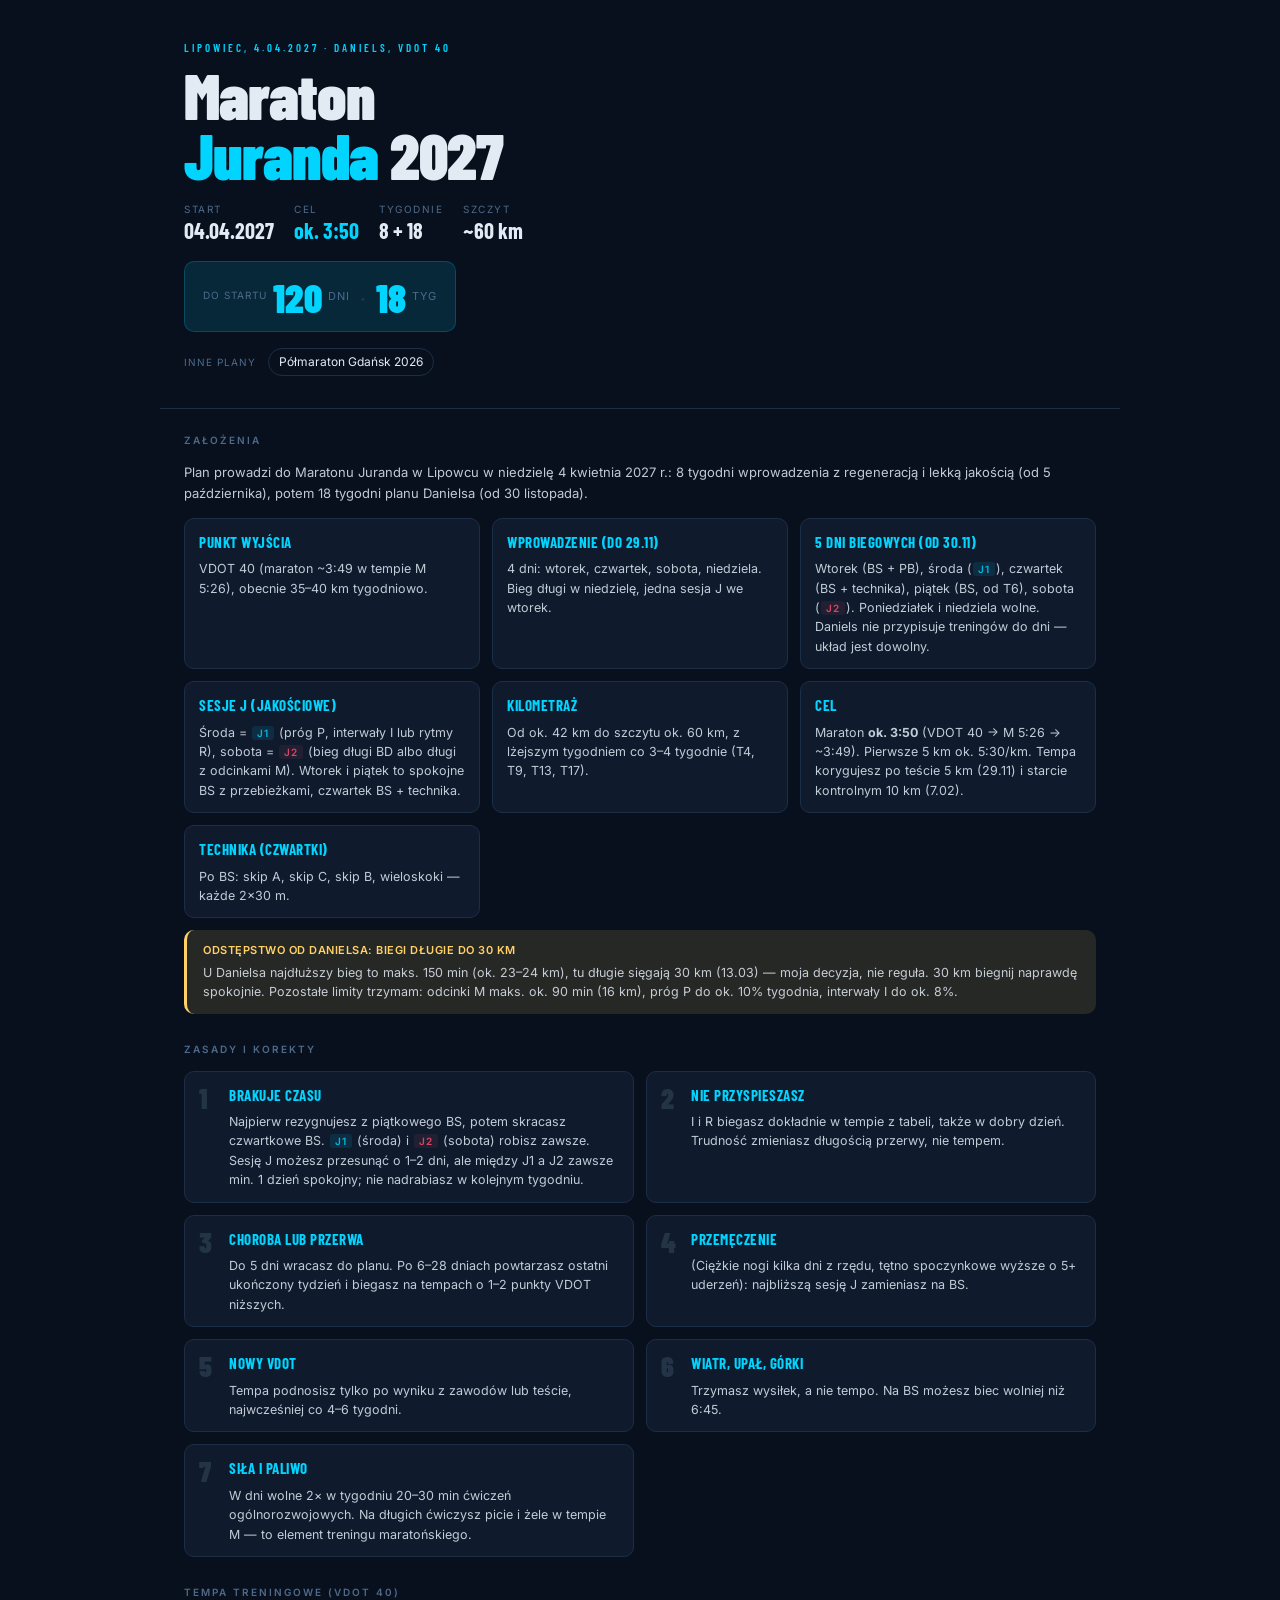
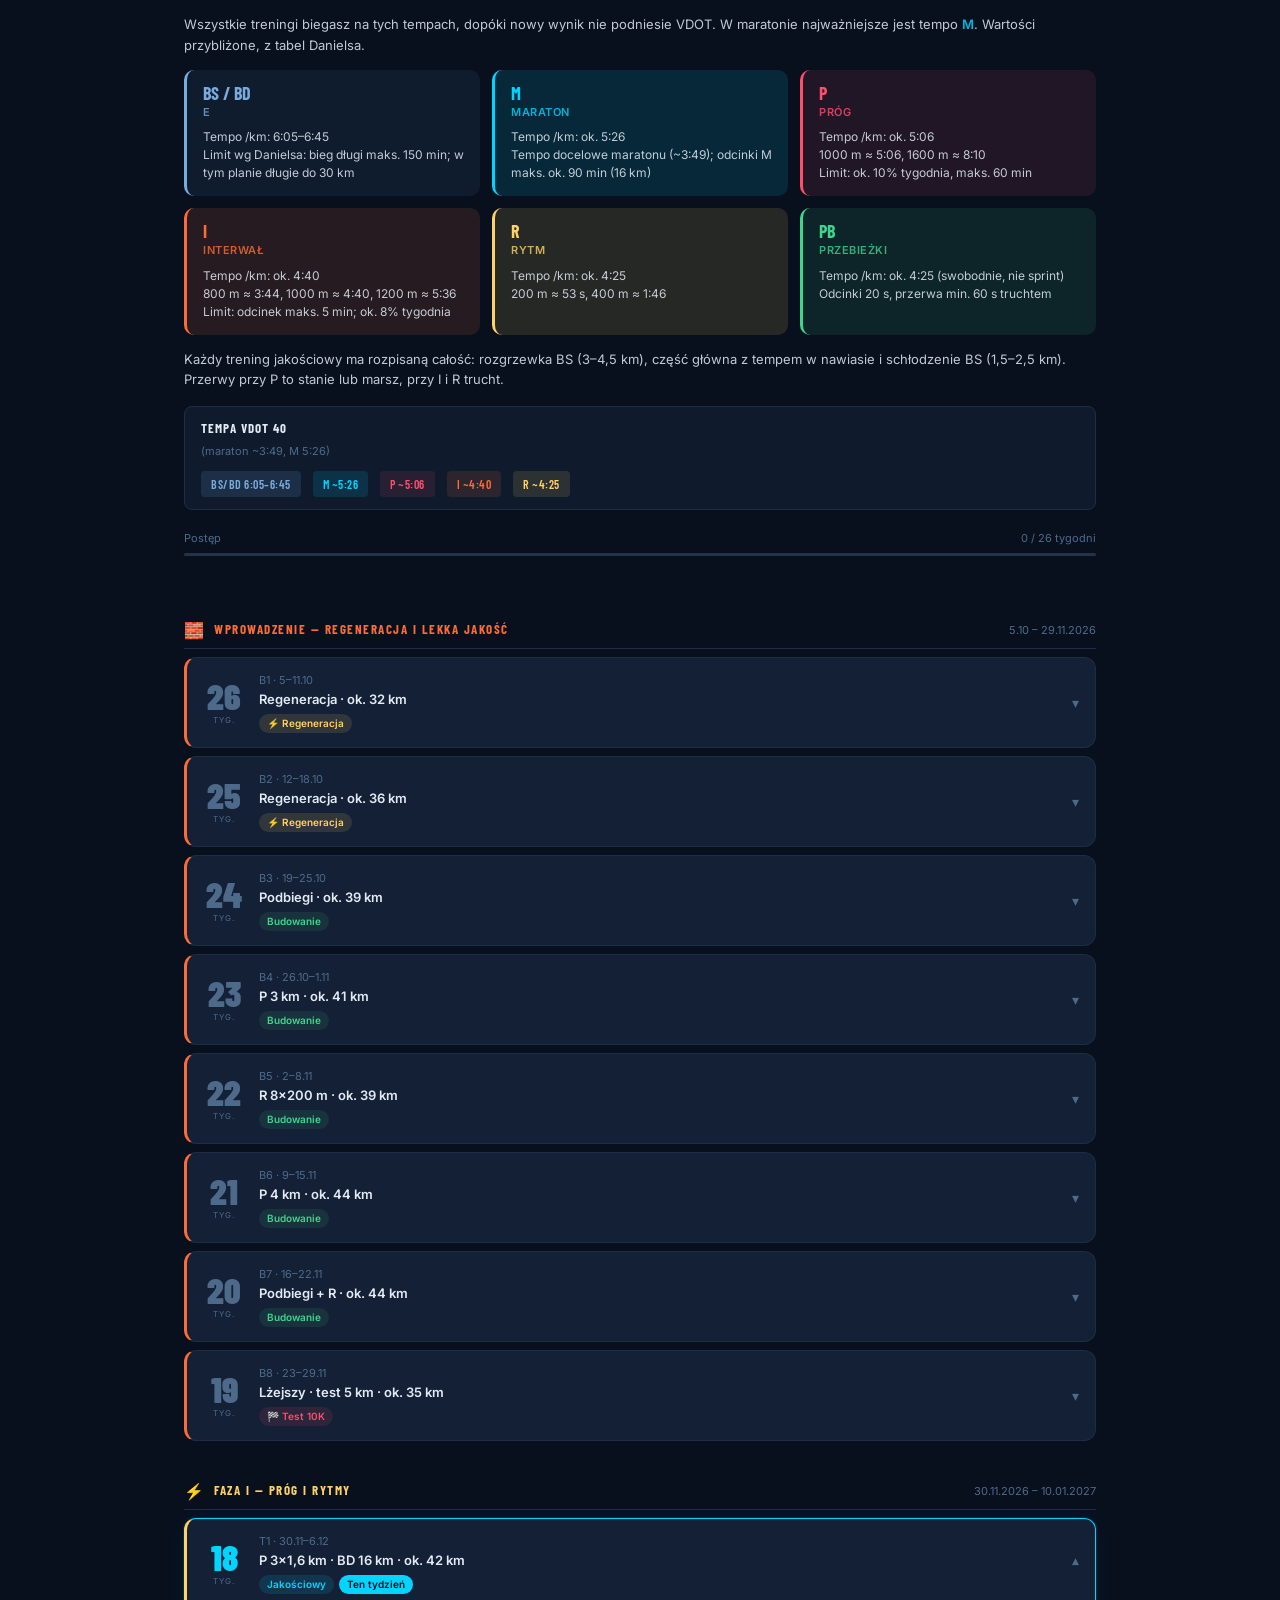
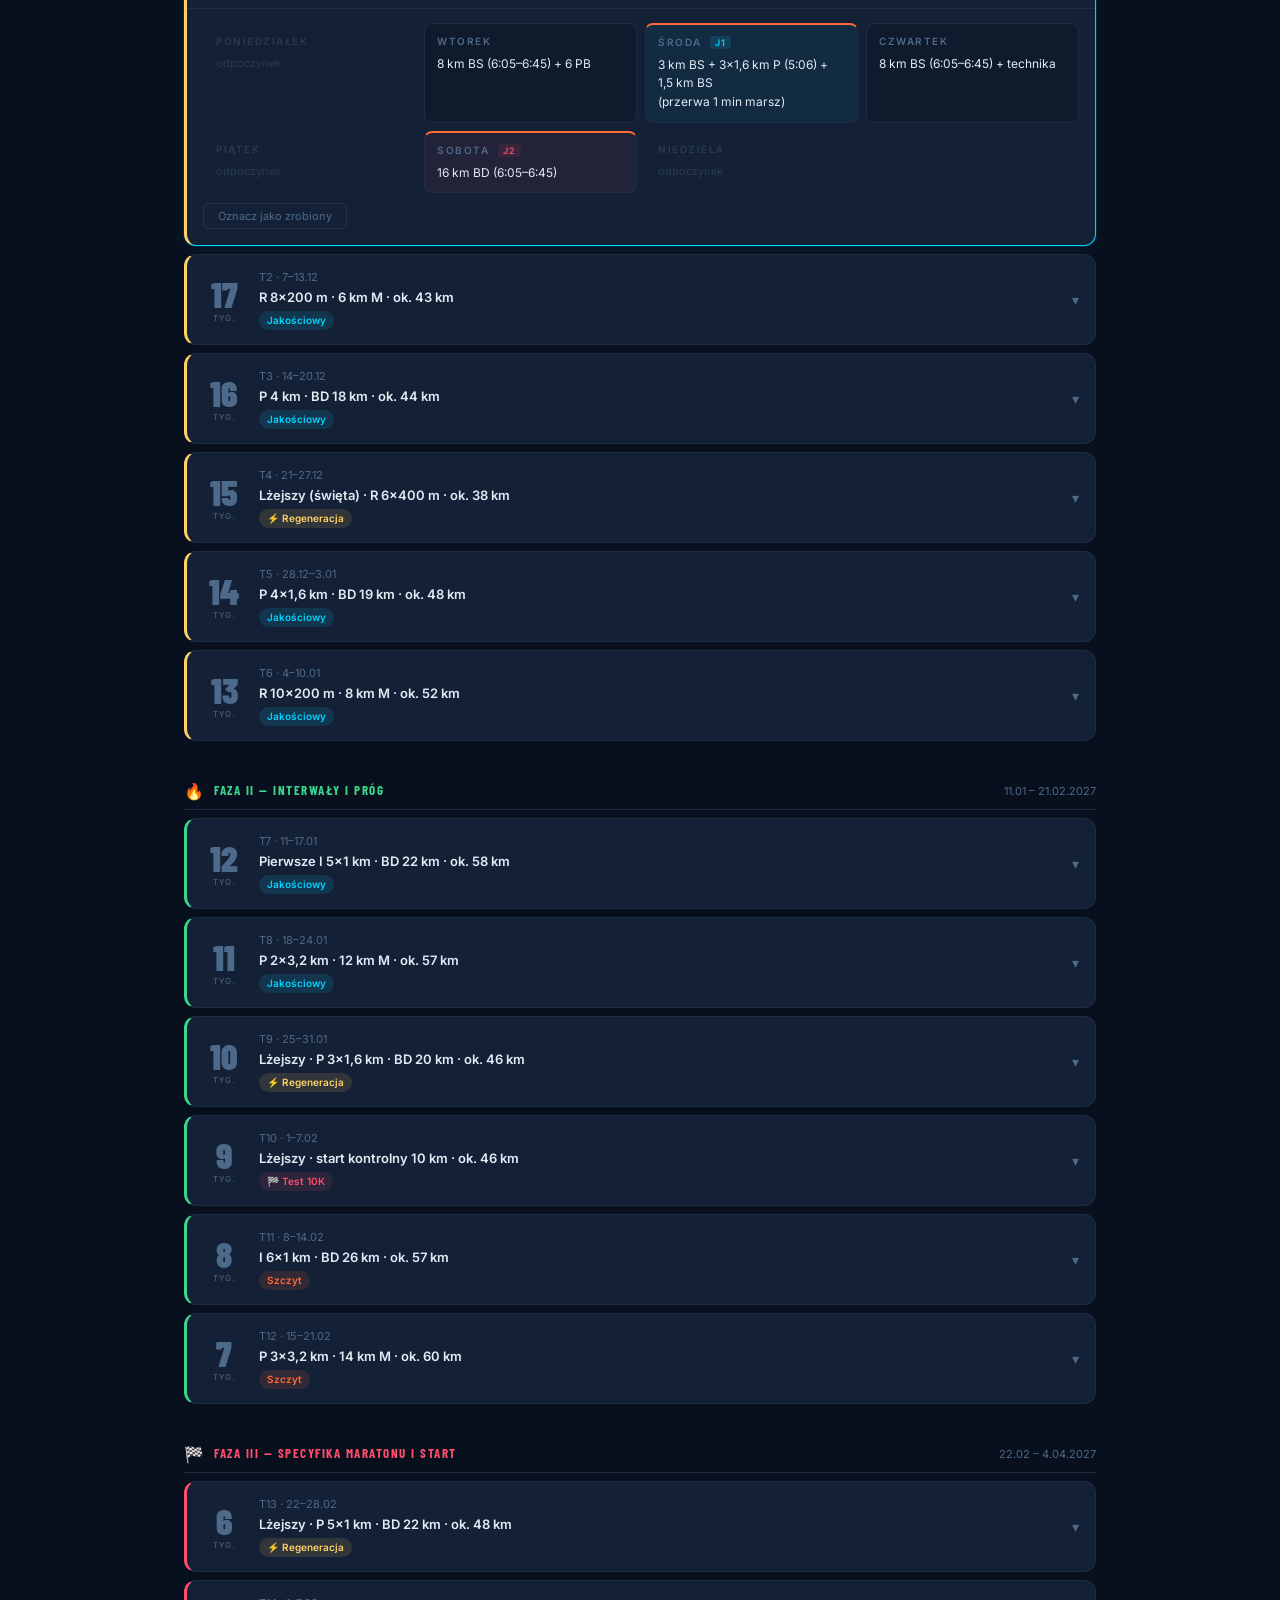
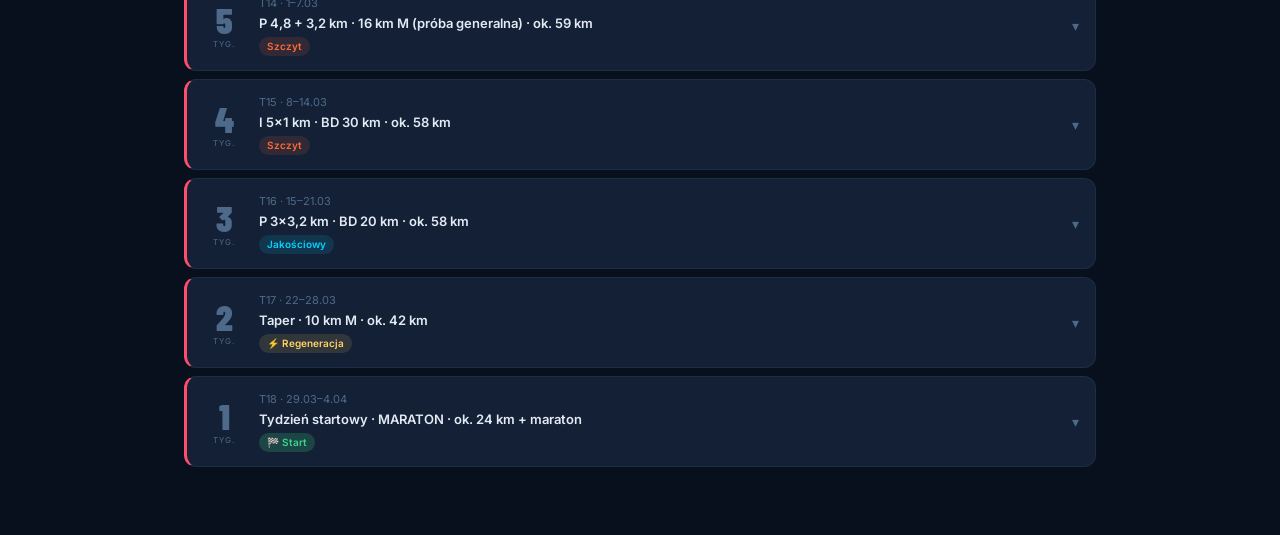
<file: index.html>
<!DOCTYPE html>
<html lang="pl">
<head>
<meta charset="UTF-8">
<meta name="viewport" content="width=device-width, initial-scale=1.0">
<title>Plan Treningowy</title>
<link rel="icon" type="image/svg+xml" href="favicon.svg">
<link rel="manifest" href="manifest.json">
<link rel="apple-touch-icon" href="icon.png">
<meta name="theme-color" content="#00D4FF">
<link rel="preconnect" href="https://fonts.googleapis.com">
<link href="https://fonts.googleapis.com/css2?family=Barlow+Condensed:wght@400;600;700;900&family=Inter:wght@400;500;600&display=swap" rel="stylesheet">
<link rel="stylesheet" href="css/base.css">
<link rel="stylesheet" href="css/header.css">
<link rel="stylesheet" href="css/plan.css">
</head>
<body>

<header class="site-header">
  <div class="eyebrow" id="eyebrow"></div>
  <h1 id="plan-title"></h1>

  <div class="header-meta" id="header-meta"></div>

  <div class="countdown">
    <div>
      <div style="font-size:10px;color:var(--muted);text-transform:uppercase;letter-spacing:1px;margin-bottom:2px">do startu</div>
    </div>
    <div class="cd-num" id="cd-days">—</div>
    <div class="cd-unit">dni</div>
    <div class="cd-sep">·</div>
    <div class="cd-num" id="cd-weeks">—</div>
    <div class="cd-unit">tyg</div>
  </div>

  <nav class="plan-nav" id="plan-nav" hidden></nav>
</header>

<div class="legend" id="legend"></div>

<div class="progress-wrap">
  <div class="progress-labels">
    <span>Postęp</span>
    <span id="prog-text"></span>
  </div>
  <div class="progress-track">
    <div class="progress-fill" id="prog-fill" style="width:0%"></div>
  </div>
</div>

<main class="plan" id="plan"></main>

<script type="module" src="js/main.js"></script>
</body>
</html>
</file>
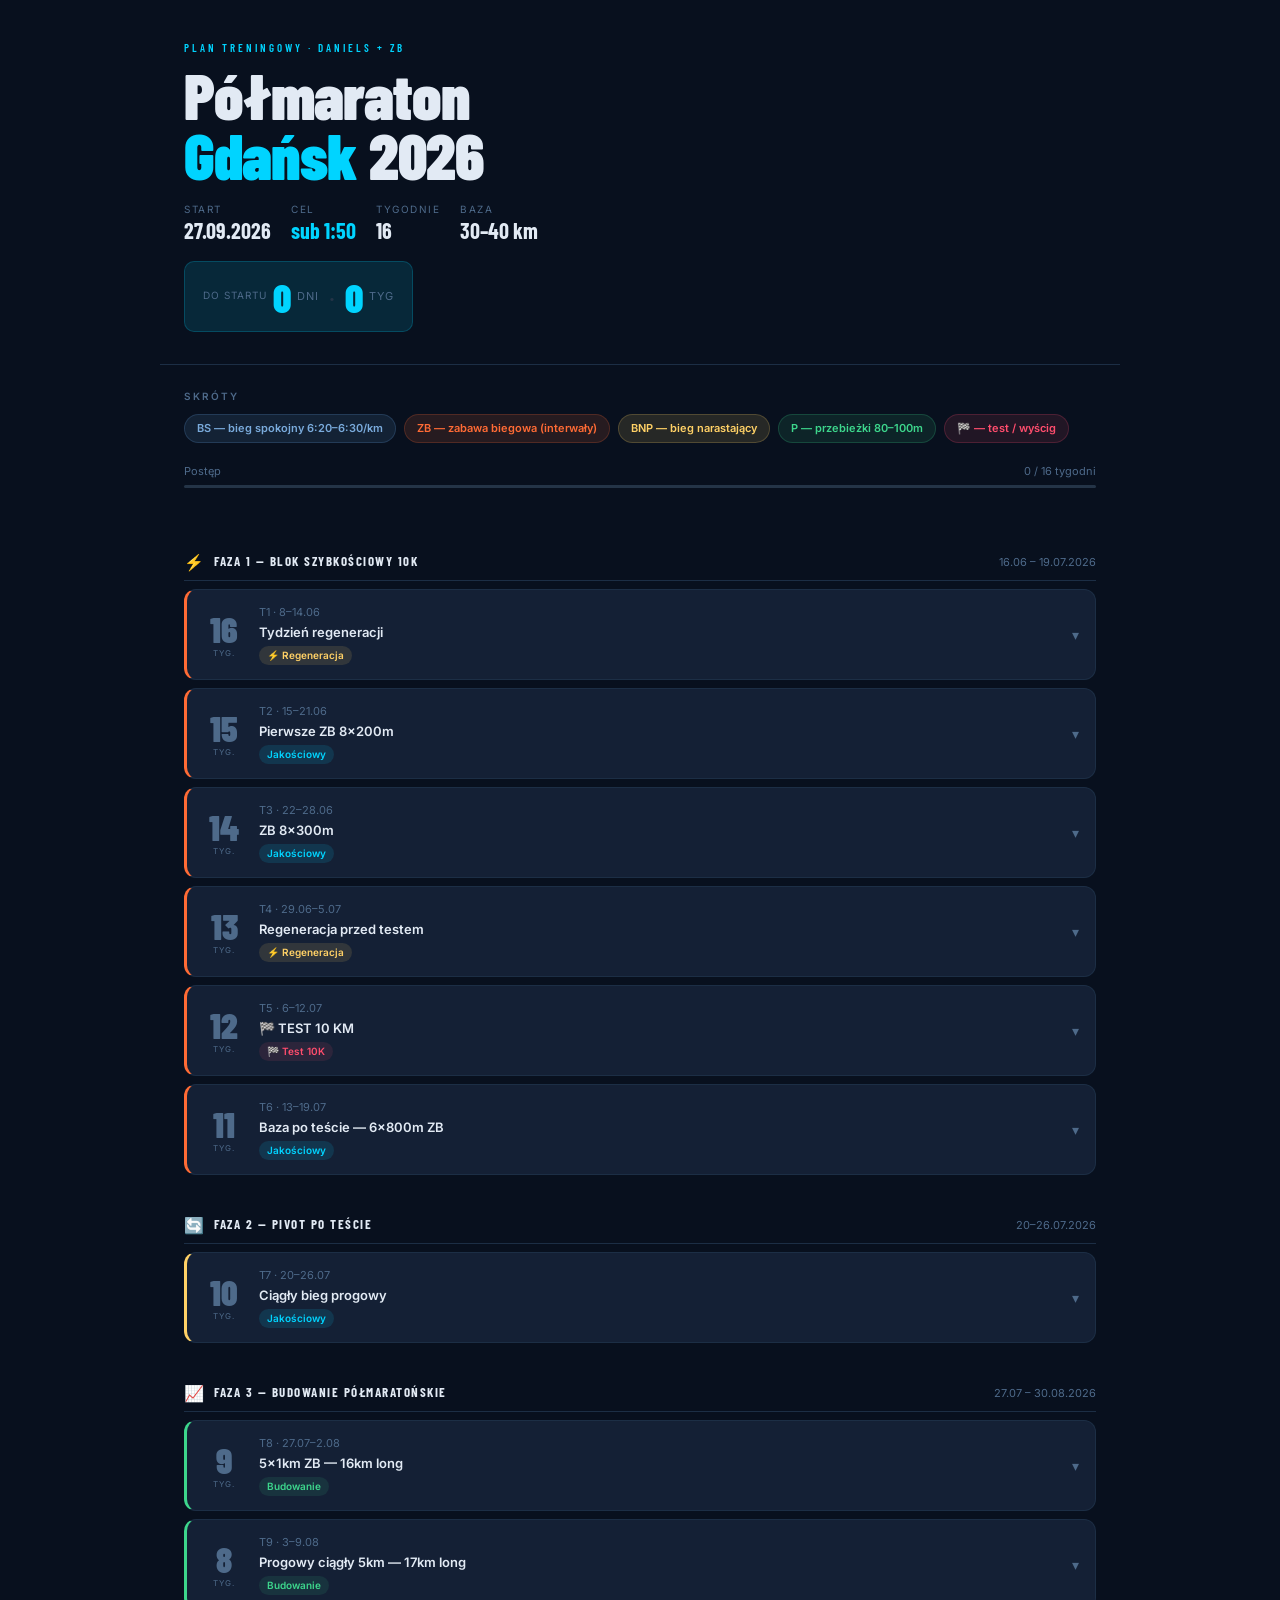
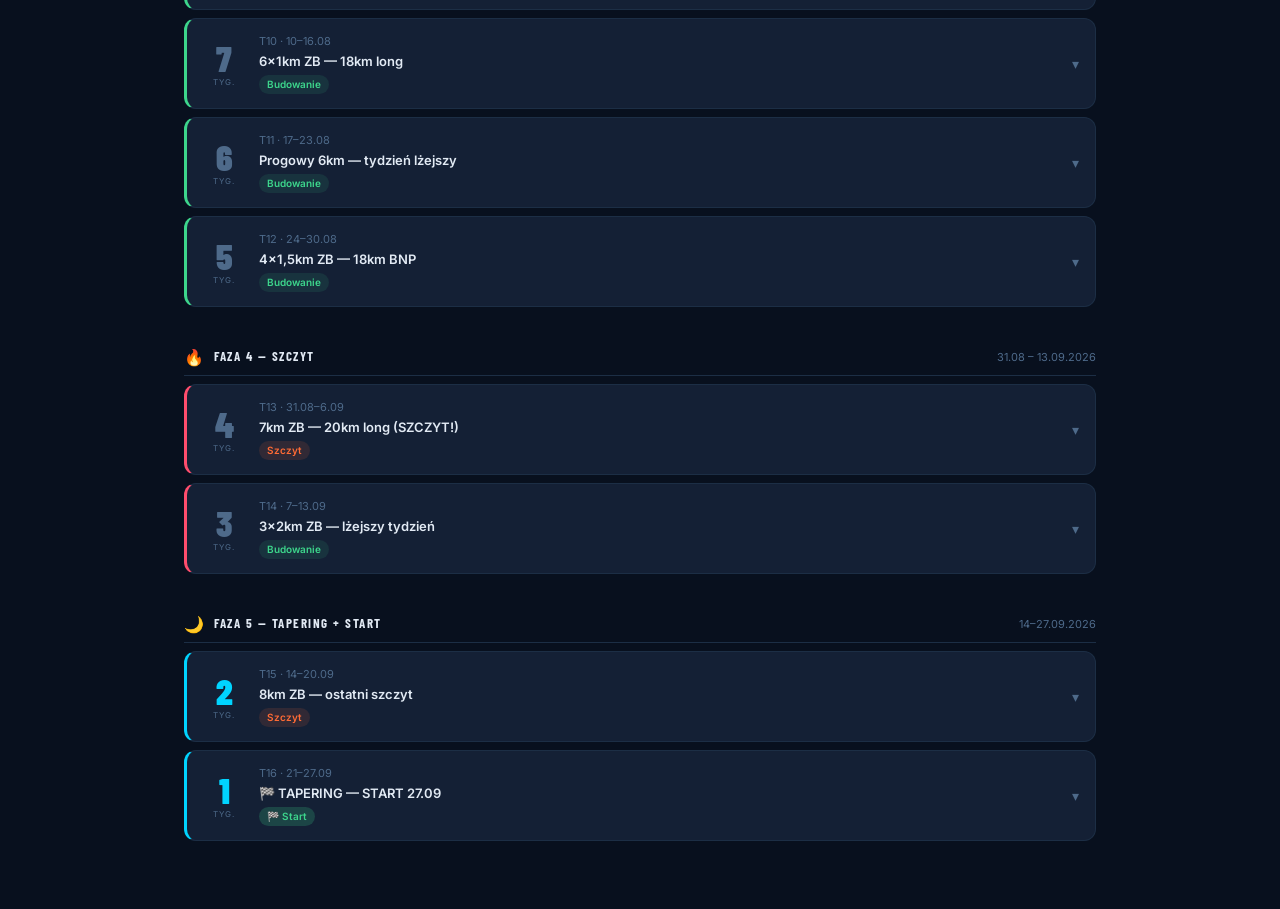
<file: plan_gdanski_2026.html>
<!DOCTYPE html>
<html lang="pl">
<head>
<meta charset="UTF-8">
<meta name="viewport" content="width=device-width, initial-scale=1.0">
<title>Półmaraton Gdański 2026 — Plan Treningowy</title>
<link rel="preconnect" href="https://fonts.googleapis.com">
<link href="https://fonts.googleapis.com/css2?family=Barlow+Condensed:wght@400;600;700;900&family=Inter:wght@400;500;600&display=swap" rel="stylesheet">
<style>
*, *::before, *::after { box-sizing: border-box; margin: 0; padding: 0; }

:root {
  --bg:        #08101E;
  --surface:   #0F1B2D;
  --card:      #142035;
  --border:    #1C2E45;
  --cyan:      #00D4FF;
  --cyan-dim:  rgba(0,212,255,0.12);
  --orange:    #FF6B35;
  --orange-dim:rgba(255,107,53,0.12);
  --green:     #3DD68C;
  --green-dim: rgba(61,214,140,0.1);
  --yellow:    #FFD166;
  --yellow-dim:rgba(255,209,102,0.12);
  --red:       #FF4D6D;
  --red-dim:   rgba(255,77,109,0.1);
  --text:      #E2EAF4;
  --muted:     #4E6A8A;
  --subtle:    #243447;
}

body {
  background: var(--bg);
  color: var(--text);
  font-family: 'Inter', sans-serif;
  font-size: 14px;
  line-height: 1.5;
}

/* ── HEADER ── */
.site-header {
  padding: 40px 24px 32px;
  max-width: 960px;
  margin: 0 auto;
  border-bottom: 1px solid var(--border);
}

.eyebrow {
  font-family: 'Barlow Condensed', sans-serif;
  font-size: 11px;
  font-weight: 600;
  letter-spacing: 3px;
  text-transform: uppercase;
  color: var(--cyan);
  margin-bottom: 8px;
}

h1 {
  font-family: 'Barlow Condensed', sans-serif;
  font-size: clamp(32px, 7vw, 64px);
  font-weight: 900;
  line-height: 0.95;
  letter-spacing: -1px;
  color: var(--text);
  margin-bottom: 16px;
}

h1 em {
  font-style: normal;
  color: var(--cyan);
}

.header-meta {
  display: flex;
  flex-wrap: wrap;
  gap: 20px;
  margin-top: 16px;
}

.meta-item {
  display: flex;
  flex-direction: column;
  gap: 2px;
}

.meta-label {
  font-size: 10px;
  text-transform: uppercase;
  letter-spacing: 1.5px;
  color: var(--muted);
}

.meta-value {
  font-family: 'Barlow Condensed', sans-serif;
  font-size: 22px;
  font-weight: 700;
  color: var(--text);
  line-height: 1;
}

.meta-value.accent { color: var(--cyan); }

/* countdown */
.countdown {
  display: flex;
  align-items: center;
  gap: 6px;
  margin-top: 20px;
  padding: 12px 18px;
  background: var(--cyan-dim);
  border: 1px solid rgba(0,212,255,0.2);
  border-radius: 10px;
  width: fit-content;
}

.cd-num {
  font-family: 'Barlow Condensed', sans-serif;
  font-size: 40px;
  font-weight: 900;
  color: var(--cyan);
  line-height: 1;
}

.cd-unit {
  font-size: 11px;
  color: var(--muted);
  text-transform: uppercase;
  letter-spacing: 1px;
}

.cd-sep {
  font-family: 'Barlow Condensed', sans-serif;
  font-size: 30px;
  color: var(--subtle);
  margin: 0 4px;
}

/* ── LEGEND ── */
.legend {
  max-width: 960px;
  margin: 0 auto;
  padding: 24px 24px 0;
}

.legend-title {
  font-size: 10px;
  font-weight: 600;
  letter-spacing: 2px;
  text-transform: uppercase;
  color: var(--muted);
  margin-bottom: 10px;
}

.legend-grid {
  display: flex;
  flex-wrap: wrap;
  gap: 8px;
}

.legend-chip {
  padding: 5px 12px;
  border-radius: 20px;
  font-size: 11px;
  font-weight: 600;
  border: 1px solid transparent;
}

.chip-bs   { background: rgba(100,160,220,0.12); color: #7AABDC; border-color: rgba(100,160,220,0.2); }
.chip-zb   { background: var(--orange-dim); color: var(--orange); border-color: rgba(255,107,53,0.2); }
.chip-bnp  { background: var(--yellow-dim); color: var(--yellow); border-color: rgba(255,209,102,0.2); }
.chip-p    { background: var(--green-dim); color: var(--green); border-color: rgba(61,214,140,0.2); }
.chip-test { background: var(--red-dim); color: var(--red); border-color: rgba(255,77,109,0.2); }

/* ── PROGRESS ── */
.progress-wrap {
  max-width: 960px;
  margin: 20px auto 0;
  padding: 0 24px;
}

.progress-labels {
  display: flex;
  justify-content: space-between;
  font-size: 11px;
  color: var(--muted);
  margin-bottom: 6px;
}

.progress-track {
  height: 3px;
  background: var(--subtle);
  border-radius: 3px;
  overflow: hidden;
}

.progress-fill {
  height: 100%;
  background: linear-gradient(90deg, var(--cyan), var(--green));
  border-radius: 3px;
  transition: width .6s ease;
}

/* ── FAZY ── */
.plan {
  max-width: 960px;
  margin: 0 auto;
  padding: 24px 24px 60px;
}

.phase-header {
  display: flex;
  align-items: center;
  gap: 10px;
  padding: 10px 0 6px;
  margin-top: 28px;
  margin-bottom: 8px;
  border-bottom: 1px solid var(--border);
}

.phase-icon {
  font-size: 16px;
}

.phase-title {
  font-family: 'Barlow Condensed', sans-serif;
  font-size: 13px;
  font-weight: 700;
  letter-spacing: 1.5px;
  text-transform: uppercase;
}

.phase-1 .phase-title { color: var(--orange); }
.phase-2 .phase-title { color: var(--yellow); }
.phase-3 .phase-title { color: var(--green); }
.phase-4 .phase-title { color: var(--red); }
.phase-5 .phase-title { color: var(--cyan); }

/* ── WEEK CARD ── */
.week-card {
  background: var(--card);
  border: 1px solid var(--border);
  border-radius: 12px;
  margin-bottom: 8px;
  overflow: hidden;
  transition: border-color .2s;
}

.week-card:hover { border-color: var(--subtle); }
.week-card.current { border-color: var(--cyan); box-shadow: 0 0 0 1px var(--cyan-dim), 0 4px 20px rgba(0,212,255,.06); }
.week-card.done { opacity: .45; }

/* Phase accent strip */
.week-card.p1 { border-left: 3px solid var(--orange); }
.week-card.p2 { border-left: 3px solid var(--yellow); }
.week-card.p3 { border-left: 3px solid var(--green); }
.week-card.p4 { border-left: 3px solid var(--red); }
.week-card.p5 { border-left: 3px solid var(--cyan); }

.week-header {
  display: flex;
  align-items: center;
  gap: 14px;
  padding: 14px 16px;
  cursor: pointer;
  user-select: none;
}

.week-num {
  font-family: 'Barlow Condensed', sans-serif;
  font-size: 36px;
  font-weight: 900;
  color: var(--muted);
  line-height: 1;
  min-width: 42px;
  text-align: center;
}

.week-card.current .week-num { color: var(--cyan); }
.week-card.p5 .week-num { color: var(--cyan); }

.week-num-sub {
  font-size: 8px;
  text-transform: uppercase;
  letter-spacing: 1px;
  color: var(--muted);
  text-align: center;
}

.week-meta {
  flex: 1;
}

.week-dates {
  font-size: 11px;
  color: var(--muted);
  margin-bottom: 2px;
}

.week-label {
  font-size: 13px;
  font-weight: 600;
  color: var(--text);
}

.week-badges {
  display: flex;
  gap: 5px;
  flex-wrap: wrap;
  margin-top: 4px;
}

.badge {
  font-size: 10px;
  font-weight: 600;
  padding: 2px 8px;
  border-radius: 20px;
}

.badge-regen  { background: var(--yellow-dim); color: var(--yellow); }
.badge-jak    { background: var(--cyan-dim); color: var(--cyan); }
.badge-bud    { background: var(--green-dim); color: var(--green); }
.badge-szczyt { background: var(--orange-dim); color: var(--orange); }
.badge-test   { background: var(--red-dim); color: var(--red); }
.badge-start  { background: rgba(61,214,140,.2); color: var(--green); }
.badge-now    { background: var(--cyan); color: var(--bg); }
.badge-done   { background: var(--subtle); color: var(--muted); }

.chevron {
  color: var(--muted);
  font-size: 14px;
  transition: transform .25s;
  flex-shrink: 0;
}

.week-card.open .chevron { transform: rotate(180deg); }

/* ── WEEK BODY ── */
.week-body {
  display: none;
  border-top: 1px solid var(--border);
  padding: 14px 16px 16px;
}

.week-card.open .week-body { display: block; }

.days-grid {
  display: grid;
  grid-template-columns: repeat(auto-fit, minmax(180px, 1fr));
  gap: 8px;
  margin-bottom: 10px;
}

.day-cell {
  background: var(--surface);
  border: 1px solid var(--border);
  border-radius: 8px;
  padding: 10px 12px;
}

.day-cell.rest {
  opacity: .35;
  background: transparent;
  border-style: dashed;
}

.day-cell.key {
  border-top: 2px solid var(--orange);
}

.day-cell.race {
  border-top: 2px solid var(--yellow);
  background: rgba(255,209,102,.04);
}

.day-name {
  font-size: 10px;
  font-weight: 600;
  letter-spacing: 1.5px;
  text-transform: uppercase;
  color: var(--muted);
  margin-bottom: 6px;
}

.day-content {
  font-size: 12px;
  color: var(--text);
  line-height: 1.55;
  white-space: pre-line;
}

.done-btn {
  background: none;
  border: 1px solid var(--subtle);
  color: var(--muted);
  font-size: 11px;
  font-family: 'Inter', sans-serif;
  padding: 5px 14px;
  border-radius: 6px;
  cursor: pointer;
  transition: all .2s;
}

.done-btn:hover { border-color: var(--green); color: var(--green); }
.week-card.done .done-btn { border-color: var(--green); color: var(--green); background: var(--green-dim); }

/* ── RESPONSIVE ── */
@media (max-width: 520px) {
  .days-grid { grid-template-columns: 1fr 1fr; }
  h1 { font-size: 36px; }
  .header-meta { gap: 14px; }
}

@media (prefers-reduced-motion: reduce) {
  * { transition: none !important; animation: none !important; }
}
</style>
</head>
<body>

<header class="site-header">
  <div class="eyebrow">Plan treningowy · Daniels + ZB</div>
  <h1>Półmaraton<br><em>Gdańsk</em> 2026</h1>

  <div class="header-meta">
    <div class="meta-item">
      <span class="meta-label">Start</span>
      <span class="meta-value">27.09.2026</span>
    </div>
    <div class="meta-item">
      <span class="meta-label">Cel</span>
      <span class="meta-value accent">sub 1:50</span>
    </div>
    <div class="meta-item">
      <span class="meta-label">Tygodnie</span>
      <span class="meta-value">16</span>
    </div>
    <div class="meta-item">
      <span class="meta-label">Baza</span>
      <span class="meta-value">30–40 km</span>
    </div>
  </div>

  <div class="countdown">
    <div>
      <div style="font-size:10px;color:var(--muted);text-transform:uppercase;letter-spacing:1px;margin-bottom:2px">do startu</div>
    </div>
    <div class="cd-num" id="cd-days">—</div>
    <div class="cd-unit">dni</div>
    <div class="cd-sep">·</div>
    <div class="cd-num" id="cd-weeks">—</div>
    <div class="cd-unit">tyg</div>
  </div>
</header>

<div class="legend">
  <div class="legend-title">Skróty</div>
  <div class="legend-grid">
    <span class="legend-chip chip-bs">BS — bieg spokojny 6:20–6:30/km</span>
    <span class="legend-chip chip-zb">ZB — zabawa biegowa (interwały)</span>
    <span class="legend-chip chip-bnp">BNP — bieg narastający</span>
    <span class="legend-chip chip-p">P — przebieżki 80–100m</span>
    <span class="legend-chip chip-test">🏁 — test / wyścig</span>
  </div>
</div>

<div class="progress-wrap">
  <div class="progress-labels">
    <span>Postęp</span>
    <span id="prog-text">0 / 16 tygodni</span>
  </div>
  <div class="progress-track">
    <div class="progress-fill" id="prog-fill" style="width:0%"></div>
  </div>
</div>

<main class="plan" id="plan"></main>

<script>
const RACE = new Date('2026-09-27');
const PLAN_START = new Date('2026-06-16'); // poniedziałek T1

const phases = [
  {
    id: 'p1', icon: '⚡', title: 'Faza 1 — Blok szybkościowy 10K',
    dates: '16.06 – 19.07.2026',
    weeks: [
      { id:'T1', label:'Tydzień regeneracji', dates:'8–14.06', typ:'regen',
        days: {
          'Pn': '40 min BS\n+ 6x200m przebieżki',
          'Wt': '40 min BS\n+ 6x200m przebieżki',
          'Śr': '6km BS\n+ 6x100m P',
          'Czw': '6km BS\n+ 6x100m P',
          'Pt': '30 min BS\n+ 6x100m przebieżki',
          'Sob': '30 min BS\n+ 6x100m przebieżki',
          'Nd': '10km BS\n(tydzień po starcie)'
        }},
      { id:'T2', label:'Pierwsze ZB 8x200m', dates:'15–21.06', typ:'jak',
        days: {
          'Pn': null,
          'Wt': '40 min BS\n+ 6x200m przebieżki',
          'Śr': null,
          'Czw': '3km BS + 8x200m ZB (4:30–4:35) + 1km BS\n(przerwa 1min trucht)',
          'Pt': null,
          'Sob': '30 min BS\n+ 6x100m przebieżki',
          'Nd': '11km BS (6:20-6:30)'
        }},
      { id:'T3', label:'ZB 8x300m', dates:'22–28.06', typ:'jak',
        days: {
          'Pn': null,
          'Wt': '40 min BS\n+ 6x200m przebieżki',
          'Śr': null,
          'Czw': '3km BS + 8x300m ZB (4:35–4:40) + 1km BS\n(przerwa 1:30 trucht)',
          'Pt': null,
          'Sob': '30 min BS\n+ 6x100m przebieżki',
          'Nd': '12km BS (6:20-6:30)'
        }},
      { id:'T4', label:'Regeneracja przed testem', dates:'29.06–5.07', typ:'regen',
        days: {
          'Pn': null,
          'Wt': '40 min BS\n+ 6x200m przebieżki',
          'Śr': null,
          'Czw': '3km BS + 2x3km ZB (5:10–5:15) + 1km BS\n(przerwa 3min trucht)',
          'Pt': null,
          'Sob': '30 min BS + 6x100m przebieżki\n(nogi świeże – test w niedzielę)',
          'Nd': '12km BNP:\n3km@6:10 + 2km@5:50\n+ 2km@5:35 + 2km@5:25 + 3km@5:10'
        }},
      { id:'T5', label:'🏁 TEST 10 KM', dates:'6–12.07', typ:'test',
        days: {
          'Pn': null,
          'Wt': '40 min BS\n+ 6x200m przebieżki',
          'Śr': null,
          'Czw': '20 min BS + 3x1km ZB (5:00–5:10) + 1km BS\n(aktywacja przed testem)',
          'Pt': null,
          'Sob': '30 min BS + 4x100m przebieżki\n(nogi świeże przed testem)',
          'Nd': '🏁 TEST 10 KM NA CZAS\nCEL: sub-52\n2km BS + 10km + 1km BS schłodzenie'
        }},
      { id:'T6', label:'Baza po teście — 6x800m ZB', dates:'13–19.07', typ:'jak',
        days: {
          'Pn': null,
          'Wt': '40 min BS\n+ 6x200m przebieżki',
          'Śr': null,
          'Czw': '15 min BS + 6x800m ZB (5:05) + 10 min BS\n(przerwa 3min trucht)',
          'Pt': null,
          'Sob': '40 min BS\n+ 6x100m przebieżki',
          'Nd': '14km BS (6:20-6:30)'
        }},
    ]
  },
  {
    id: 'p2', icon: '🔄', title: 'Faza 2 — Pivot po teście',
    dates: '20–26.07.2026',
    weeks: [
      { id:'T7', label:'Ciągły bieg progowy', dates:'20–26.07', typ:'jak',
        days: {
          'Pn': null,
          'Wt': '40 min BS\n+ 6x200m przebieżki',
          'Śr': null,
          'Czw': '15 min BS + 4km ZB (5:20) + 10 min BS\n(ciągły bieg progowy)',
          'Pt': null,
          'Sob': '40 min BS\n+ 6x100m przebieżki',
          'Nd': '15km BS (6:20-6:30)'
        }},
    ]
  },
  {
    id: 'p3', icon: '📈', title: 'Faza 3 — Budowanie półmaratońskie',
    dates: '27.07 – 30.08.2026',
    weeks: [
      { id:'T8', label:'5x1km ZB — 16km long', dates:'27.07–2.08', typ:'bud',
        days: {
          'Pn': null,
          'Wt': '40 min BS\n+ 6x200m przebieżki',
          'Śr': null,
          'Czw': '15 min BS + 5x1km ZB (5:05) + 10 min BS\n(przerwa 3min trucht)',
          'Pt': null,
          'Sob': '40 min BS\n+ 6x100m przebieżki',
          'Nd': '16km BS (6:20-6:30)'
        }},
      { id:'T9', label:'Progowy ciągły 5km — 17km long', dates:'3–9.08', typ:'bud',
        days: {
          'Pn': null,
          'Wt': '40 min BS\n+ 6x200m przebieżki',
          'Śr': null,
          'Czw': '15 min BS + 5km ZB (5:20) + 10 min BS\n(ciągły bieg progowy)',
          'Pt': null,
          'Sob': '40 min BS\n+ 6x100m przebieżki',
          'Nd': '17km BS (6:20-6:30)'
        }},
      { id:'T10', label:'6x1km ZB — 18km long', dates:'10–16.08', typ:'bud',
        days: {
          'Pn': null,
          'Wt': '45 min BS\n+ 6x200m przebieżki',
          'Śr': null,
          'Czw': '15 min BS + 6x1km ZB (5:05) + 10 min BS\n(przerwa 3min trucht)',
          'Pt': null,
          'Sob': '45 min BS\n+ 6x100m przebieżki',
          'Nd': '18km BS (6:20-6:30)'
        }},
      { id:'T11', label:'Progowy 6km — tydzień lżejszy', dates:'17–23.08', typ:'bud',
        days: {
          'Pn': null,
          'Wt': '45 min BS\n+ 6x200m przebieżki',
          'Śr': null,
          'Czw': '15 min BS + 6km ZB (5:20) + 10 min BS\n(ciągły bieg progowy)',
          'Pt': null,
          'Sob': '45 min BS\n+ 6x100m przebieżki',
          'Nd': '16km BS (6:20-6:30)\n(tydzień lżejszy)'
        }},
      { id:'T12', label:'4x1,5km ZB — 18km BNP', dates:'24–30.08', typ:'bud',
        days: {
          'Pn': null,
          'Wt': '45 min BS\n+ 6x200m przebieżki',
          'Śr': null,
          'Czw': '15 min BS + 4x1,5km ZB (5:05) + 10 min BS\n(przerwa 3min trucht)',
          'Pt': null,
          'Sob': '45 min BS\n+ 6x100m przebieżki',
          'Nd': '18km BNP:\n12km BS + 6km narastająco 5:30→5:10'
        }},
    ]
  },
  {
    id: 'p4', icon: '🔥', title: 'Faza 4 — Szczyt',
    dates: '31.08 – 13.09.2026',
    weeks: [
      { id:'T13', label:'7km ZB — 20km long (SZCZYT!)', dates:'31.08–6.09', typ:'szczyt',
        days: {
          'Pn': null,
          'Wt': '45 min BS\n+ 6x200m przebieżki',
          'Śr': null,
          'Czw': '15 min BS + 7km ZB (5:20) + 10 min BS\n(ciągły bieg progowy)',
          'Pt': null,
          'Sob': '45 min BS\n+ 6x100m przebieżki',
          'Nd': '20km BS (6:20-6:30)\n(najdłuższy bieg planu!)'
        }},
      { id:'T14', label:'3x2km ZB — lżejszy tydzień', dates:'7–13.09', typ:'bud',
        days: {
          'Pn': null,
          'Wt': '40 min BS\n+ 6x200m przebieżki',
          'Śr': null,
          'Czw': '15 min BS + 3x2km ZB (5:10) + 10 min BS\n(przerwa 3min trucht)',
          'Pt': null,
          'Sob': '40 min BS\n+ 6x100m przebieżki',
          'Nd': '15km BS (6:20-6:30)\n(tydzień lżejszy)'
        }},
    ]
  },
  {
    id: 'p5', icon: '🌙', title: 'Faza 5 — Tapering + Start',
    dates: '14–27.09.2026',
    weeks: [
      { id:'T15', label:'8km ZB — ostatni szczyt', dates:'14–20.09', typ:'szczyt',
        days: {
          'Pn': null,
          'Wt': '45 min BS\n+ 6x200m przebieżki',
          'Śr': null,
          'Czw': '15 min BS + 8km ZB (5:20) + 10 min BS\n(ciągły bieg progowy)',
          'Pt': null,
          'Sob': '40 min BS\n+ 6x100m przebieżki',
          'Nd': '18km:\n13km BS + ostatnie 5km@5:15'
        }},
      { id:'T16', label:'🏁 TAPERING — START 27.09', dates:'21–27.09', typ:'start',
        days: {
          'Pn': null,
          'Wt': '35 min BS\n+ 6x200m przebieżki',
          'Śr': null,
          'Czw': '15 min BS + 3km ZB (5:15) + 10 min BS\n(krótko i w kontroli)',
          'Pt': null,
          'Sob': '25 min BS\n+ 4x100m przebieżki',
          'Nd': '🏁 START GDAŃSK 27.09!\nCEL: sub 1:50'
        }},
    ]
  }
];

// ── Pomocnicze ──
function getDaysTo() {
  const today = new Date(); today.setHours(0,0,0,0);
  return Math.max(0, Math.ceil((RACE - today) / 86400000));
}

function getCurrentWeekIdx() {
  const today = new Date(); today.setHours(0,0,0,0);
  const diff = Math.floor((today - PLAN_START) / 86400000);
  return diff < 0 ? -1 : Math.floor(diff / 7);
}

function getDone() {
  try { return JSON.parse(localStorage.getItem('gdansk_done') || '[]'); } catch { return []; }
}

function saveDone(arr) {
  try { localStorage.setItem('gdansk_done', JSON.stringify(arr)); } catch {}
}

function badgeFor(typ) {
  const map = {
    regen: ['badge-regen','⚡ Regeneracja'],
    jak:   ['badge-jak','Jakościowy'],
    bud:   ['badge-bud','Budowanie'],
    szczyt:['badge-szczyt','Szczyt'],
    test:  ['badge-test','🏁 Test 10K'],
    start: ['badge-start','🏁 Start'],
  };
  return map[typ] || ['badge-jak',''];
}

function weekLabel(typ) {
  const map = {
    regen:'Regeneracja', jak:'Jakościowy', bud:'Budowanie',
    szczyt:'Szczyt', test:'TEST 10K', start:'START'
  };
  return map[typ] || typ;
}

// ── Render ──
function render() {
  const plan = document.getElementById('plan');
  const allWeeks = phases.flatMap(p => p.weeks);
  const totalWeeks = allWeeks.length;
  const currentIdx = getCurrentWeekIdx();
  const done = getDone();

  plan.innerHTML = '';

  let globalIdx = 0;
  phases.forEach(phase => {
    const phDiv = document.createElement('div');
    phDiv.className = `phase-header ${phase.id}`;
    phDiv.innerHTML = `<span class="phase-icon">${phase.icon}</span><span class="phase-title">${phase.title}</span><span style="font-size:11px;color:var(--muted);margin-left:auto">${phase.dates}</span>`;
    plan.appendChild(phDiv);

    phase.weeks.forEach(week => {
      const isCurrent = globalIdx === currentIdx;
      const isDone = done.includes(week.id);
      const weekNum = totalWeeks - globalIdx;

      const card = document.createElement('div');
      card.className = `week-card ${phase.id.replace('p','p')}${isCurrent?' current':''}${isDone?' done':''}`;
      card.classList.add(phase.id);
      if (isCurrent) card.classList.add('open');

      const [badgeClass, badgeLabel] = badgeFor(week.typ);
      let badges = `<span class="badge ${badgeClass}">${badgeLabel}</span>`;
      if (isCurrent) badges += `<span class="badge badge-now">Ten tydzień</span>`;
      if (isDone)    badges += `<span class="badge badge-done">✓</span>`;

      // Days
      const dayOrder = ['Pn','Wt','Śr','Czw','Pt','Sob','Nd'];
      const dayNames = {'Pn':'Poniedziałek','Wt':'Wtorek','Śr':'Środa','Czw':'Czwartek','Pt':'Piątek','Sob':'Sobota','Nd':'Niedziela'};

      let daysHTML = '';
      dayOrder.forEach(d => {
        const content = week.days[d];
        if (!content) {
          daysHTML += `<div class="day-cell rest"><div class="day-name">${dayNames[d]}</div><div class="day-content" style="color:var(--muted);font-size:11px">odpoczynek</div></div>`;
        } else {
          const isKey = d === 'Czw' || (d === 'Nd' && (week.typ === 'test' || week.typ === 'start'));
          const isRace = week.typ === 'start' && d === 'Nd';
          daysHTML += `<div class="day-cell${isKey?' key':''}${isRace?' race':''}"><div class="day-name">${dayNames[d]}</div><div class="day-content">${content}</div></div>`;
        }
      });

      card.innerHTML = `
        <div class="week-header" onclick="toggleWeek(this)">
          <div>
            <div class="week-num">${weekNum}</div>
            <div class="week-num-sub">tyg.</div>
          </div>
          <div class="week-meta">
            <div class="week-dates">${week.id} · ${week.dates}</div>
            <div class="week-label">${week.label}</div>
            <div class="week-badges">${badges}</div>
          </div>
          <span class="chevron">▾</span>
        </div>
        <div class="week-body">
          <div class="days-grid">${daysHTML}</div>
          <button class="done-btn" onclick="toggleDone('${week.id}',event)">
            ${isDone ? '✓ Zrobiony' : 'Oznacz jako zrobiony'}
          </button>
        </div>`;

      plan.appendChild(card);
      globalIdx++;
    });
  });

  // Progress
  const doneCount = done.length;
  document.getElementById('prog-text').textContent = `${doneCount} / ${totalWeeks} tygodni`;
  document.getElementById('prog-fill').style.width = `${(doneCount/totalWeeks)*100}%`;
}

function toggleWeek(header) {
  header.closest('.week-card').classList.toggle('open');
}

function toggleDone(id, e) {
  e.stopPropagation();
  let done = getDone();
  done = done.includes(id) ? done.filter(i=>i!==id) : [...done, id];
  saveDone(done);
  render();
}

function updateCountdown() {
  const days = getDaysTo();
  document.getElementById('cd-days').textContent = days;
  document.getElementById('cd-weeks').textContent = Math.ceil(days/7);
}

updateCountdown();
render();
setInterval(updateCountdown, 60000);
</script>
</body>
</html>
</file>
<file: css/base.css>
*, *::before, *::after { box-sizing: border-box; margin: 0; padding: 0; }

:root {
  --bg:         #08101E;
  --surface:    #0F1B2D;
  --card:       #142035;
  --border:     #1C2E45;
  --cyan:       #00D4FF;
  --cyan-dim:   rgba(0,212,255,0.12);
  --orange:     #FF6B35;
  --orange-dim: rgba(255,107,53,0.12);
  --green:      #3DD68C;
  --green-dim:  rgba(61,214,140,0.1);
  --yellow:     #FFD166;
  --yellow-dim: rgba(255,209,102,0.12);
  --red:        #FF4D6D;
  --red-dim:    rgba(255,77,109,0.1);
  --text:       #E2EAF4;
  --muted:      #4E6A8A;
  --subtle:     #243447;
}

body {
  background: var(--bg);
  color: var(--text);
  font-family: 'Inter', sans-serif;
  font-size: 14px;
  line-height: 1.5;
}

@media (prefers-reduced-motion: reduce) {
  * { transition: none !important; animation: none !important; }
}
</file>
<file: css/header.css>
/* ── HEADER ── */
.site-header {
  padding: 40px 24px 32px;
  max-width: 960px;
  margin: 0 auto;
  border-bottom: 1px solid var(--border);
}

.eyebrow {
  font-family: 'Barlow Condensed', sans-serif;
  font-size: 11px;
  font-weight: 600;
  letter-spacing: 3px;
  text-transform: uppercase;
  color: var(--cyan);
  margin-bottom: 8px;
}

h1 {
  font-family: 'Barlow Condensed', sans-serif;
  font-size: clamp(32px, 7vw, 64px);
  font-weight: 900;
  line-height: 0.95;
  letter-spacing: -1px;
  color: var(--text);
  margin-bottom: 16px;
}

h1 em {
  font-style: normal;
  color: var(--cyan);
}

.header-meta {
  display: flex;
  flex-wrap: wrap;
  gap: 20px;
  margin-top: 16px;
}

.meta-item {
  display: flex;
  flex-direction: column;
  gap: 2px;
}

.meta-label {
  font-size: 10px;
  text-transform: uppercase;
  letter-spacing: 1.5px;
  color: var(--muted);
}

.meta-value {
  font-family: 'Barlow Condensed', sans-serif;
  font-size: 22px;
  font-weight: 700;
  color: var(--text);
  line-height: 1;
}

.meta-value.accent { color: var(--cyan); }

/* ── COUNTDOWN ── */
.countdown {
  display: flex;
  align-items: center;
  gap: 6px;
  margin-top: 20px;
  padding: 12px 18px;
  background: var(--cyan-dim);
  border: 1px solid rgba(0,212,255,0.2);
  border-radius: 10px;
  width: fit-content;
}

.cd-num {
  font-family: 'Barlow Condensed', sans-serif;
  font-size: 40px;
  font-weight: 900;
  color: var(--cyan);
  line-height: 1;
}

.cd-unit {
  font-size: 11px;
  color: var(--muted);
  text-transform: uppercase;
  letter-spacing: 1px;
}

.cd-sep {
  font-family: 'Barlow Condensed', sans-serif;
  font-size: 30px;
  color: var(--subtle);
  margin: 0 4px;
}

/* ── PLAN NAV ── */
.plan-nav {
  display: flex;
  flex-wrap: wrap;
  align-items: center;
  gap: 8px 12px;
  margin-top: 16px;
  font-size: 12px;
}

.plan-nav[hidden] { display: none; }

.plan-nav-label {
  color: var(--muted);
  text-transform: uppercase;
  letter-spacing: 1px;
  font-size: 10px;
}

.plan-nav-link {
  color: var(--text);
  text-decoration: none;
  padding: 4px 10px;
  border: 1px solid var(--border);
  border-radius: 999px;
}

.plan-nav-link:hover { border-color: var(--cyan); color: var(--cyan); }

/* ── LEGEND ── */
.legend {
  max-width: 960px;
  margin: 0 auto;
  padding: 24px 24px 0;
}

.legend-title {
  font-size: 10px;
  font-weight: 600;
  letter-spacing: 2px;
  text-transform: uppercase;
  color: var(--muted);
  margin-bottom: 14px;
}

.legend-cards {
  display: grid;
  grid-template-columns: repeat(auto-fit, minmax(220px, 1fr));
  gap: 12px;
}

.legend-card {
  padding: 14px 16px;
  border-radius: 10px;
  border-left: 3px solid;
}

.legend-abbr {
  font-family: 'Barlow Condensed', sans-serif;
  font-size: 18px;
  font-weight: 700;
  line-height: 1;
}

.legend-name {
  font-size: 11px;
  font-weight: 600;
  text-transform: uppercase;
  letter-spacing: 0.5px;
  margin-top: 2px;
  opacity: 0.8;
}

.legend-desc {
  font-size: 12px;
  line-height: 1.5;
  color: var(--text);
  margin-top: 8px;
  opacity: 0.85;
}

.card-bs {
  background: rgba(100,160,220,0.08);
  border-color: #7AABDC;
}
.card-bs .legend-abbr,
.card-bs .legend-name { color: #7AABDC; }

.card-tp {
  background: var(--red-dim);
  border-color: var(--red);
}
.card-tp .legend-abbr,
.card-tp .legend-name { color: var(--red); }

.card-i {
  background: var(--orange-dim);
  border-color: var(--orange);
}
.card-i .legend-abbr,
.card-i .legend-name { color: var(--orange); }

.card-bnp {
  background: var(--yellow-dim);
  border-color: var(--yellow);
}
.card-bnp .legend-abbr,
.card-bnp .legend-name { color: var(--yellow); }

.card-m {
  background: var(--cyan-dim);
  border-color: var(--cyan);
}
.card-m .legend-abbr,
.card-m .legend-name { color: var(--cyan); }

.card-r {
  background: var(--yellow-dim);
  border-color: var(--yellow);
}
.card-r .legend-abbr,
.card-r .legend-name { color: var(--yellow); }

.card-p {
  background: var(--green-dim);
  border-color: var(--green);
}
.card-p .legend-abbr,
.card-p .legend-name { color: var(--green); }

.legend-cards + .legend-title,
.legend-text + .legend-title,
.legend-after + .legend-title,
.legend-callout + .legend-title,
.legend-rules + .legend-title { margin-top: 28px; }

.legend-text {
  font-size: 13px;
  line-height: 1.6;
  color: var(--text);
  opacity: 0.85;
  margin-bottom: 14px;
}

.legend-text p + p,
.legend-text ul + p,
.legend-text p + ul { margin-top: 8px; }

.legend-text ul { padding-left: 18px; }
.legend-text li + li { margin-top: 4px; }
.legend-text strong { color: var(--cyan); font-weight: 600; }

.legend-after { margin-top: 14px; margin-bottom: 0; }

/* ── ZAŁOŻENIA: kafelki + ramka ── */
.legend-facts {
  display: grid;
  grid-template-columns: repeat(auto-fit, minmax(220px, 1fr));
  gap: 12px;
}

.legend-fact {
  padding: 12px 14px;
  background: var(--surface);
  border: 1px solid var(--border);
  border-radius: 10px;
}

.legend-fact-label {
  font-family: 'Barlow Condensed', sans-serif;
  font-size: 15px;
  font-weight: 700;
  color: var(--cyan);
  text-transform: uppercase;
  letter-spacing: 0.5px;
  margin-bottom: 6px;
}

.legend-fact-text {
  font-size: 12.5px;
  line-height: 1.55;
  color: var(--text);
  opacity: 0.85;
}

.legend-fact-text::first-letter,
.legend-callout-text::first-letter { text-transform: uppercase; }

.legend-fact-text .q-tag { margin: 0 1px; font-size: 10px; font-weight: 600; }

.legend-rules {
  display: grid;
  grid-template-columns: repeat(auto-fit, minmax(min(300px, 100%), 1fr));
  gap: 12px;
}

.legend-rule {
  display: flex;
  gap: 12px;
  padding: 12px 14px;
  background: var(--surface);
  border: 1px solid var(--border);
  border-radius: 10px;
}

.legend-rule-num {
  font-family: 'Barlow Condensed', sans-serif;
  font-size: 28px;
  font-weight: 900;
  line-height: 1;
  color: var(--subtle);
  min-width: 18px;
}

.legend-callout {
  margin-top: 12px;
  padding: 12px 16px;
  background: var(--yellow-dim);
  border-left: 3px solid var(--yellow);
  border-radius: 10px;
}

.legend-callout-title {
  font-size: 11px;
  font-weight: 600;
  color: var(--yellow);
  text-transform: uppercase;
  letter-spacing: 0.5px;
  margin-bottom: 4px;
}

.legend-callout-text {
  font-size: 12.5px;
  line-height: 1.55;
  color: var(--text);
  opacity: 0.85;
}

/* ── PACES SUMMARY ── */
.legend-paces {
  display: flex;
  flex-wrap: wrap;
  align-items: center;
  gap: 8px 12px;
  margin-top: 16px;
  padding: 12px 16px;
  background: var(--surface);
  border: 1px solid var(--border);
  border-radius: 8px;
}

.legend-paces-label {
  font-family: 'Barlow Condensed', sans-serif;
  font-size: 13px;
  font-weight: 700;
  color: var(--text);
  text-transform: uppercase;
  letter-spacing: 1px;
}

.legend-paces-note {
  font-size: 11px;
  color: var(--muted);
  flex-basis: 100%;
  margin-top: -4px;
  margin-bottom: 4px;
}

.pace-chip {
  padding: 4px 10px;
  border-radius: 4px;
  font-size: 12px;
  font-weight: 600;
  font-family: 'Barlow Condensed', sans-serif;
  letter-spacing: 0.5px;
}

.pace-bs {
  background: rgba(100,160,220,0.15);
  color: #7AABDC;
}

.pace-tp {
  background: var(--red-dim);
  color: var(--red);
}

.pace-i {
  background: var(--orange-dim);
  color: var(--orange);
}

.pace-m {
  background: var(--cyan-dim);
  color: var(--cyan);
}

.pace-bnp {
  background: var(--yellow-dim);
  color: var(--yellow);
}

.pace-r {
  background: var(--yellow-dim);
  color: var(--yellow);
}

/* ── PROGRESS ── */
.progress-wrap {
  max-width: 960px;
  margin: 20px auto 0;
  padding: 0 24px;
}

.progress-labels {
  display: flex;
  justify-content: space-between;
  font-size: 11px;
  color: var(--muted);
  margin-bottom: 6px;
}

.progress-track {
  height: 3px;
  background: var(--subtle);
  border-radius: 3px;
  overflow: hidden;
}

.progress-fill {
  height: 100%;
  background: linear-gradient(90deg, var(--cyan), var(--green));
  border-radius: 3px;
  transition: width .6s ease;
}

/* ── RESPONSIVE ── */
@media (max-width: 520px) {
  h1 { font-size: 36px; }
  .header-meta { gap: 14px; }
  .legend-cards { grid-template-columns: 1fr; }
  .legend-paces { gap: 6px 10px; }
  .pace-chip { font-size: 11px; padding: 3px 8px; }
}
</file>
<file: css/plan.css>
/* ── FAZY ── */
.plan {
  max-width: 960px;
  margin: 0 auto;
  padding: 24px 24px 60px;
}

.phase-header {
  display: flex;
  align-items: center;
  gap: 10px;
  padding: 10px 0 6px;
  margin-top: 28px;
  margin-bottom: 8px;
  border-bottom: 1px solid var(--border);
}

.phase-icon {
  font-size: 16px;
}

.phase-title {
  font-family: 'Barlow Condensed', sans-serif;
  font-size: 13px;
  font-weight: 700;
  letter-spacing: 1.5px;
  text-transform: uppercase;
}

.phase-1 .phase-title { color: var(--orange); }
.phase-2 .phase-title { color: var(--yellow); }
.phase-3 .phase-title { color: var(--green); }
.phase-4 .phase-title { color: var(--red); }
.phase-5 .phase-title { color: var(--cyan); }

.p1.phase-header .phase-title { color: var(--orange); }
.p2.phase-header .phase-title { color: var(--yellow); }
.p3.phase-header .phase-title { color: var(--green); }
.p4.phase-header .phase-title { color: var(--red); }
.p5.phase-header .phase-title { color: var(--cyan); }
.p6.phase-header .phase-title { color: var(--yellow); }

/* ── WEEK CARD ── */
.week-card {
  background: var(--card);
  border: 1px solid var(--border);
  border-radius: 12px;
  margin-bottom: 8px;
  overflow: hidden;
  transition: border-color .2s;
}

.week-card:hover { border-color: var(--subtle); }
.week-card.current { border-color: var(--cyan); box-shadow: 0 0 0 1px var(--cyan-dim), 0 4px 20px rgba(0,212,255,.06); }
.week-card.done { opacity: .45; }

.week-card.p1 { border-left: 3px solid var(--orange); }
.week-card.p2 { border-left: 3px solid var(--yellow); }
.week-card.p3 { border-left: 3px solid var(--green); }
.week-card.p4 { border-left: 3px solid var(--red); }
.week-card.p5 { border-left: 3px solid var(--cyan); }
.week-card.p6 { border-left: 3px solid var(--yellow); }

.week-header {
  display: flex;
  align-items: center;
  gap: 14px;
  padding: 14px 16px;
  cursor: pointer;
  user-select: none;
}

.week-num {
  font-family: 'Barlow Condensed', sans-serif;
  font-size: 36px;
  font-weight: 900;
  color: var(--muted);
  line-height: 1;
  min-width: 42px;
  text-align: center;
}

.week-card.current .week-num { color: var(--cyan); }
.week-card.p5 .week-num { color: var(--cyan); }
.week-card.p6 .week-num { color: var(--yellow); }

.week-num-sub {
  font-size: 8px;
  text-transform: uppercase;
  letter-spacing: 1px;
  color: var(--muted);
  text-align: center;
}

.week-meta {
  flex: 1;
}

.week-dates {
  font-size: 11px;
  color: var(--muted);
  margin-bottom: 2px;
}

.week-label {
  font-size: 13px;
  font-weight: 600;
  color: var(--text);
}

.week-badges {
  display: flex;
  gap: 5px;
  flex-wrap: wrap;
  margin-top: 4px;
}

.badge {
  font-size: 10px;
  font-weight: 600;
  padding: 2px 8px;
  border-radius: 20px;
}

.badge-regen  { background: var(--yellow-dim); color: var(--yellow); }
.badge-jak    { background: var(--cyan-dim); color: var(--cyan); }
.badge-bud    { background: var(--green-dim); color: var(--green); }
.badge-szczyt { background: var(--orange-dim); color: var(--orange); }
.badge-test   { background: var(--red-dim); color: var(--red); }
.badge-start  { background: rgba(61,214,140,.2); color: var(--green); }
.badge-now    { background: var(--cyan); color: var(--bg); }
.badge-done   { background: var(--subtle); color: var(--muted); }

.chevron {
  color: var(--muted);
  font-size: 14px;
  transition: transform .25s;
  flex-shrink: 0;
}

.week-card.open .chevron { transform: rotate(180deg); }

/* ── WEEK BODY ── */
.week-body {
  display: none;
  border-top: 1px solid var(--border);
  padding: 14px 16px 16px;
}

.week-card.open .week-body { display: block; }

.days-grid {
  display: grid;
  grid-template-columns: repeat(auto-fit, minmax(180px, 1fr));
  gap: 8px;
  margin-bottom: 10px;
}

.day-cell {
  background: var(--surface);
  border: 1px solid var(--border);
  border-radius: 8px;
  padding: 10px 12px;
}

.day-cell.rest {
  opacity: .35;
  background: transparent;
  border-style: dashed;
}

.day-cell.key {
  border-top: 2px solid var(--orange);
}

.day-cell.q-j1 { background: rgba(0,212,255,.06); }
.day-cell.q-j2 { background: rgba(255,77,109,.06); }
.day-cell.q-j3 { background: rgba(255,107,53,.06); }

.q-tag {
  margin-left: 4px;
  padding: 1px 5px;
  border-radius: 3px;
  font-size: 9px;
  letter-spacing: 1px;
}
.q-j1 .q-tag, .q-tag-j1 { background: var(--cyan-dim);   color: var(--cyan); }
.q-j2 .q-tag, .q-tag-j2 { background: var(--red-dim);    color: var(--red); }
.q-j3 .q-tag, .q-tag-j3 { background: var(--orange-dim); color: var(--orange); }

.day-cell.race {
  border-top: 2px solid var(--yellow);
  background: rgba(255,209,102,.04);
}

.day-name {
  font-size: 10px;
  font-weight: 600;
  letter-spacing: 1.5px;
  text-transform: uppercase;
  color: var(--muted);
  margin-bottom: 6px;
}

.day-content {
  font-size: 12px;
  color: var(--text);
  line-height: 1.55;
  white-space: pre-line;
}

.done-btn {
  background: none;
  border: 1px solid var(--subtle);
  color: var(--muted);
  font-size: 11px;
  font-family: 'Inter', sans-serif;
  padding: 5px 14px;
  border-radius: 6px;
  cursor: pointer;
  transition: all .2s;
}

.done-btn:hover { border-color: var(--green); color: var(--green); }
.week-card.done .done-btn { border-color: var(--green); color: var(--green); background: var(--green-dim); }

/* ── RESPONSIVE ── */
@media (max-width: 520px) {
  .days-grid { grid-template-columns: 1fr 1fr; }
}
</file>
